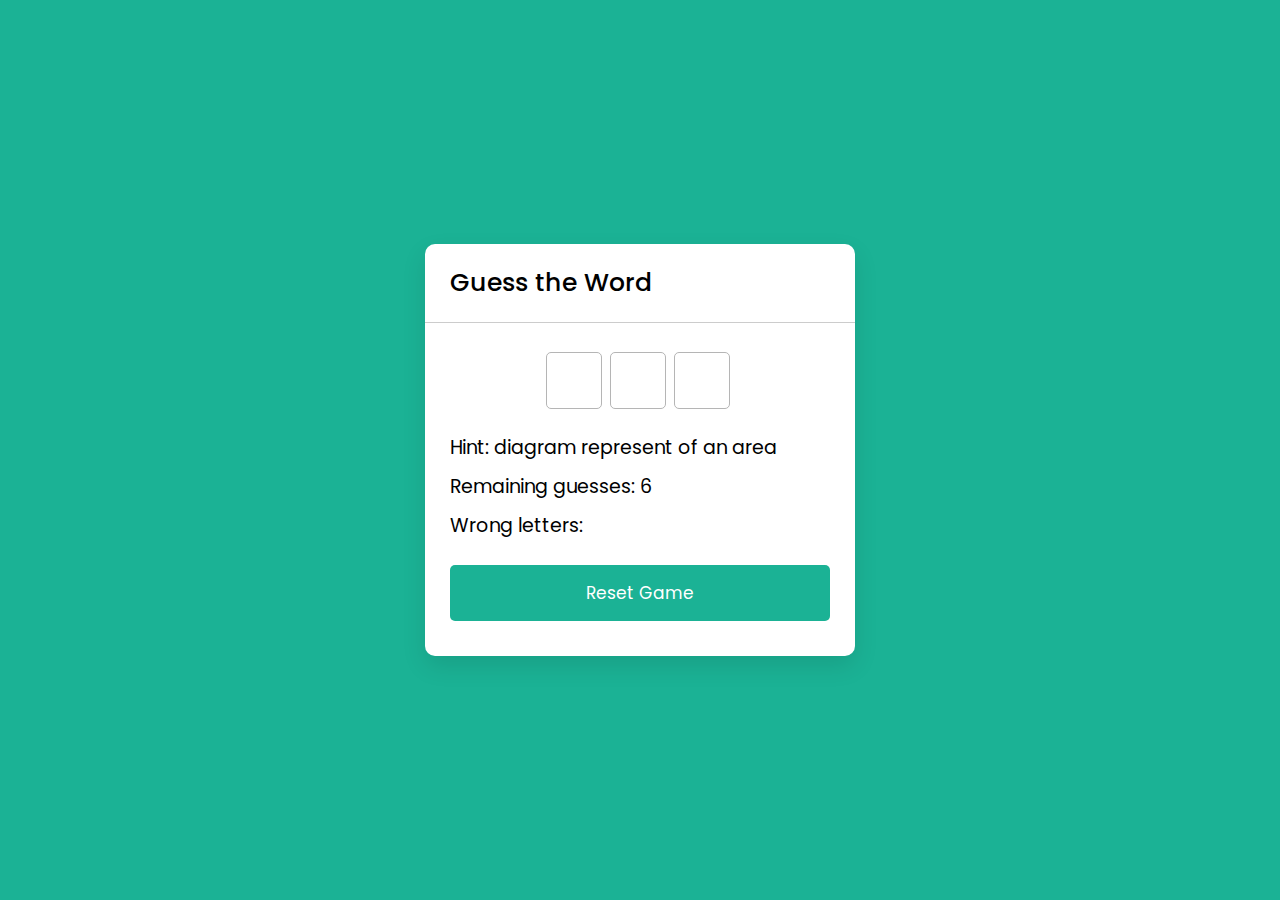
<file: ESA-Project1-Games/Word Guessing Game/index.html>
<!DOCTYPE html>
<!-- Coding By CodingNepal - youtube.com/codingnepal -->
<html lang="en" dir="ltr">
  <head>
    <meta charset="utf-8">
    <title>Guess a Word Game JavaScript | CodingNepal</title>
    <link rel="stylesheet" href="word.css">
    <meta name="viewport" content="width=device-width, initial-scale=1.0">
  </head>
  <body>
    <div class="wrapper">
      <h1>Guess the Word</h1>
      <div class="content">
        <input type="text" class="typing-input" maxlength="1">
        <div class="inputs"></div>
        <div class="details">
          <p class="hint">Hint: <span></span></p>
          <p class="guess-left">Remaining guesses: <span></span></p>
          <p class="wrong-letter">Wrong letters: <span></span></p>
        </div>
        <button class="reset-btn">Reset Game</button>
      </div>
    </div>

    <script src="js/words.js"></script>
    <script src="js/script.js"></script>

  </body>
</html>
</file>
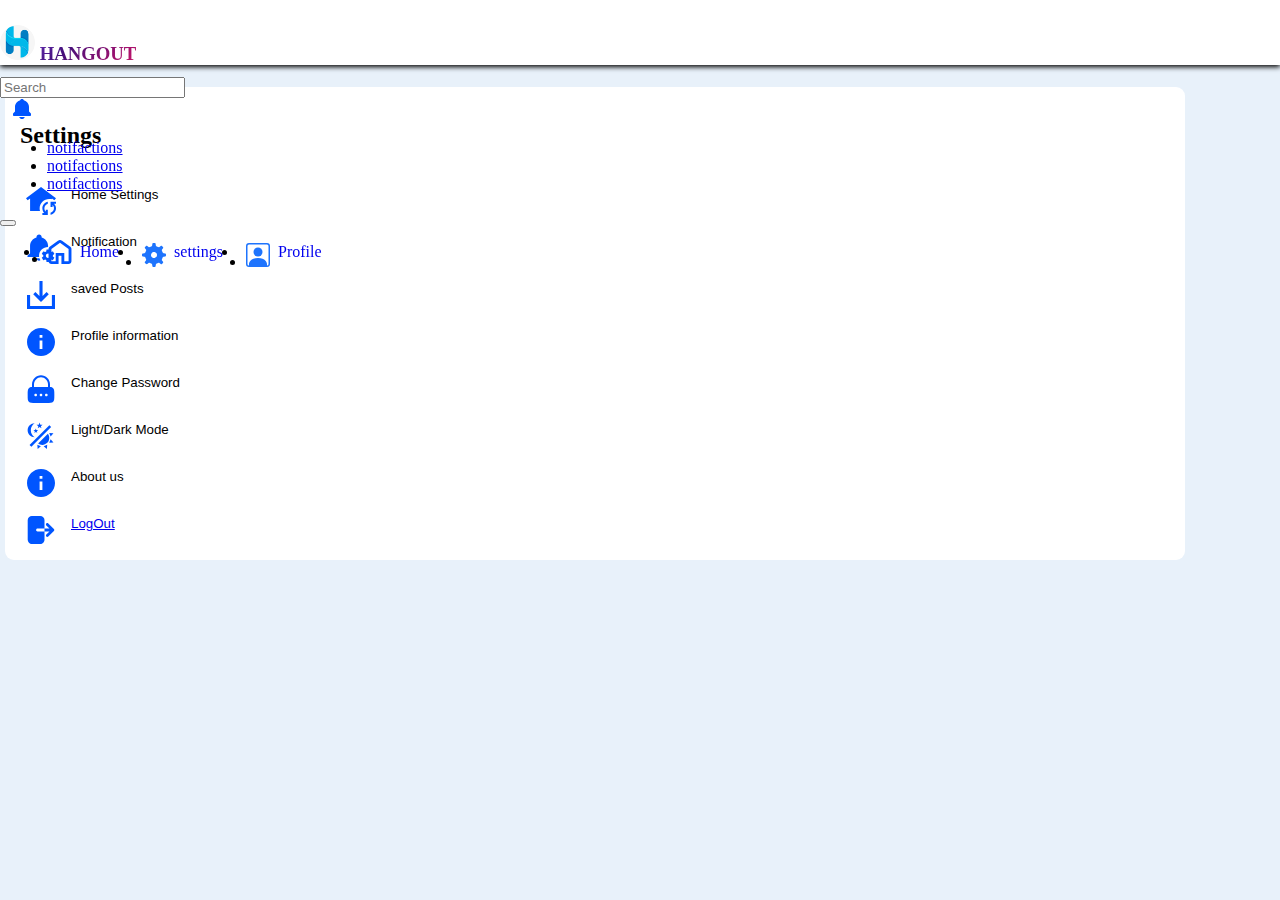
<file: setting.html>
<!DOCTYPE html>
<html lang="en">
  <head>
    <meta charset="UTF-8" />
    <meta http-equiv="X-UA-Compatible" content="IE=edge" />

    <meta name="viewport" content="width=device-width, initial-scale=1.0" />
    <link rel="stylesheet" href="setting.css" />

    <title>Setting</title>
    <link
      href="https://unpkg.com/boxicons@2.1.4/css/boxicons.min.css"
      rel="stylesheet"
    />
    <link
      href="https://cdn.jsdelivr.net/npm/bootstrap@5.3.0-alpha3/dist/css/bootstrap.min.css"
      rel="stylesheet"
      integrity="sha384-KK94CHFLLe+nY2dmCWGMq91rCGa5gtU4mk92HdvYe+M/SXH301p5ILy+dN9+nJOZ"
      crossorigin="anonymous"
    />
  </head>

  <body style="background-color: #e8f1fa">
    <!--navbar starts here-->
    <nav class="navbar navbar-expand-lg"  style="position: fixed; width: 100%; z-index: 1;  box-shadow: 0 2px 5px;background-color: white; opacity: 1;">
      <div class="container-fluid">
        <h3 class="animate-charcter">
          <a class="navbar-brand" href="#"
            ><img src="/images/Logo.jpg" alt="" /> Hangout</a
          >
        </h3>
        <form class="d-flex" role="search" style="width: 35%">
          <input
            class="form-control me-2"
            type="search"
            placeholder="Search"
            aria-label="Search"
          />
        </form>
        <div id="notification">

          <div class="dropdown">
            <button class="btn btn-secondary  dropdown-toggle" type="button" data-bs-toggle="dropdown" aria-expanded="false" id="bellbtn">
              <svg width="18" height="20" viewBox="0 0 18 20" fill="none" xmlns="http://www.w3.org/2000/svg">
                <path d="M9 20C9.6193 20.0008 10.2235 19.8086 10.7285 19.4502C11.2335 19.0917 11.6143 18.5849 11.818 18H6.182C6.38566 18.5849 6.76648 19.0917 7.27151 19.4502C7.77654 19.8086 8.3807 20.0008 9 20ZM16 12.586V8C16 4.783 13.815 2.073 10.855 1.258C10.562 0.52 9.846 0 9 0C8.154 0 7.438 0.52 7.145 1.258C4.185 2.074 2 4.783 2 8V12.586L0.293001 14.293C0.199958 14.3857 0.126171 14.4959 0.0758854 14.6172C0.0256001 14.7386 -0.000189449 14.8687 1.04767e-06 15V16C1.04767e-06 16.2652 0.105358 16.5196 0.292894 16.7071C0.480431 16.8946 0.734785 17 1 17H17C17.2652 17 17.5196 16.8946 17.7071 16.7071C17.8946 16.5196 18 16.2652 18 16V15C18.0002 14.8687 17.9744 14.7386 17.9241 14.6172C17.8738 14.4959 17.8 14.3857 17.707 14.293L16 12.586Z" fill="#0055FF"/>
                </svg>
            </button>
            <ul class="dropdown-menu">
              <li><a class="dropdown-item" href="#">notifactions</a></li>
              <li><a class="dropdown-item" href="#">notifactions</a></li>
              <li><a class="dropdown-item" href="#">notifactions</a></li>
            </ul>
          </div>



          

        
          
        </div>
        
          
        <button
          class="navbar-toggler"
          type="button"
          data-bs-toggle="collapse"
          data-bs-target="#navbarSupportedContent"
          aria-controls="navbarSupportedContent"
          aria-expanded="false"
          aria-label="Toggle navigation"
        >
          <span class="navbar-toggler-icon"></span>
        </button>
        <div
          class="collapse navbar-collapse justify-content-lg-start"
          id="navbarSupportedContent"
        >
          <ul
            class="navbar-nav me-auto mb-2 mb-lg-0 d-flex justify-content-end"
            style="width: 93%"
          >
            <div class="ul-main">
              <div class="firstitem">
                <li class="nav-item"></li>
                <li class="nav-item" style="transform: translateY(-3px)">
                  <svg
                    width="24"
                    height="24"
                    viewBox="0 0 21 22"
                    fill="none"
                    xmlns="http://www.w3.org/2000/svg"
                  >
                    <path
                      d="M2.625 19.4857H6.5625V11.9429H14.4375V19.4857H18.375V8.17143L10.5 2.51429L2.625 8.17143V19.4857ZM2.625 22C1.90313 22 1.28494 21.7536 0.770439 21.2608C0.255939 20.768 -0.000872771 20.1763 2.22835e-06 19.4857V8.17143C2.22835e-06 7.77333 0.0931894 7.39619 0.279564 7.04C0.465939 6.68381 0.722752 6.39048 1.05 6.16L8.925 0.502857C9.16562 0.335238 9.41719 0.209524 9.67969 0.125714C9.94219 0.0419046 10.2156 0 10.5 0C10.7844 0 11.0578 0.0419046 11.3203 0.125714C11.5828 0.209524 11.8344 0.335238 12.075 0.502857L19.95 6.16C20.2781 6.39048 20.5354 6.68381 20.7217 7.04C20.9081 7.39619 21.0009 7.77333 21 8.17143V19.4857C21 20.1771 20.7427 20.7693 20.2282 21.2621C19.7137 21.7549 19.096 22.0008 18.375 22H11.8125V14.4571H9.1875V22H2.625Z"
                      fill="#0055FF"
                    />
                  </svg>
                </li>
               <a href="user.html" class="nav-a"> <span>Home</span></a>
              </div>

              <div class="seconditem">
                <li class="nav-item"></li>
                <li class="nav-item">
                  <a href="setting.html" class="nav-a"> <svg
                    width="24"
                    height="24"
                    viewBox="0 0 24 24"
                    fill="none"
                    xmlns="http://www.w3.org/2000/svg"
                  >
                    <path
                      d="M21.52 10.146C21.3034 10.1028 21.1011 10.0059 20.9316 9.86419C20.7621 9.7225 20.6309 9.54055 20.55 9.335L20.547 9.326L19.938 7.844C19.8446 7.64147 19.805 7.41828 19.8231 7.19599C19.8411 6.9737 19.9162 6.75982 20.041 6.575L20.038 6.58L21.026 5.262C21.1466 5.08945 21.2071 4.88204 21.1983 4.67172C21.1894 4.46139 21.1117 4.25981 20.977 4.098L20.978 4.1L19.896 3.015C19.733 2.88099 19.5306 2.80419 19.3198 2.79642C19.1089 2.78866 18.9014 2.85034 18.729 2.972L18.732 2.97L17.416 3.958C17.2305 4.08274 17.0158 4.15733 16.7929 4.1745C16.57 4.19168 16.3464 4.15085 16.144 4.056L16.152 4.059L14.67 3.45C14.4632 3.37178 14.2797 3.24242 14.1364 3.07401C13.9932 2.90561 13.895 2.70365 13.851 2.487L13.85 2.479L13.621 0.848C13.5832 0.640758 13.482 0.450364 13.3314 0.303117C13.1807 0.155871 12.9881 0.0590398 12.78 0.026L12.774 0.025C12.774 0.025 12.514 0 11.998 0C11.482 0 11.229 0.026 11.229 0.026C11.0197 0.0563154 10.8251 0.151102 10.6722 0.297173C10.5194 0.443245 10.4158 0.633336 10.376 0.841L10.375 0.847L10.142 2.476C10.0989 2.69244 10.002 2.89456 9.8603 3.06372C9.71857 3.23289 9.53655 3.36366 9.331 3.444L9.322 3.447L7.84 4.056C7.63736 4.14914 7.41415 4.1885 7.19187 4.17029C6.9696 4.15207 6.75577 4.07689 6.571 3.952L6.576 3.955L5.258 2.967C5.08549 2.84624 4.87816 2.78535 4.66775 2.79366C4.45734 2.80197 4.25545 2.87901 4.093 3.013L4.095 3.012L3.016 4.099C2.88153 4.2613 2.80434 4.46342 2.79639 4.67404C2.78843 4.88465 2.85016 5.09202 2.972 5.264L2.97 5.261L3.958 6.579C4.08163 6.76497 4.15563 6.97948 4.17296 7.20212C4.19029 7.42477 4.15037 7.64814 4.057 7.851L4.06 7.843L3.449 9.325C3.287 9.744 2.927 10.055 2.486 10.144L2.478 10.145L0.847 10.375C0.63954 10.4142 0.449423 10.517 0.303025 10.6691C0.156627 10.8213 0.0612059 11.0152 0.03 11.224L0.029 11.23C0.029 11.23 0 11.486 0 11.999C0 12.512 0.027 12.769 0.027 12.769C0.091 13.201 0.42 13.542 0.841 13.621L0.847 13.622L2.476 13.854C2.925 13.945 3.286 14.254 3.446 14.665L3.449 14.674L4.06 16.156C4.15367 16.3586 4.19324 16.5819 4.17484 16.8043C4.15643 17.0268 4.08069 17.2406 3.955 17.425L3.958 17.42L2.97 18.738C2.84956 18.8717 2.77263 19.0388 2.74941 19.2173C2.72619 19.3957 2.75779 19.5769 2.84 19.737L2.838 19.732C3.013 19.949 3.515 20.484 3.516 20.486L3.891 20.83C4.095 21.018 4.933 21.279 5.263 21.033L6.58 20.045C6.76542 19.92 6.98017 19.8453 7.20317 19.8283C7.42617 19.8113 7.64976 19.8525 7.852 19.948L7.844 19.945L9.326 20.554C9.746 20.715 10.057 21.076 10.145 21.517L10.146 21.525L10.375 23.151C10.455 23.579 10.795 23.908 11.221 23.973L11.227 23.974C11.227 23.974 11.484 23.999 11.999 23.999C12.514 23.999 12.769 23.972 12.769 23.972C13.199 23.905 13.537 23.576 13.615 23.156L13.616 23.15L13.85 21.521C13.94 21.072 14.25 20.711 14.661 20.553L14.67 20.55L16.152 19.939C16.3546 19.8453 16.5779 19.8058 16.8003 19.8242C17.0228 19.8426 17.2366 19.9183 17.421 20.044L17.416 20.041L18.734 21.029C18.9069 21.1497 19.1146 21.2104 19.3253 21.2015C19.536 21.1926 19.7379 21.1148 19.9 20.98L19.898 20.981L20.98 19.897C21.1138 19.7341 21.1907 19.5318 21.1988 19.3211C21.2069 19.1104 21.1459 18.9028 21.025 18.73L21.027 18.733L20.039 17.415C19.896 17.2014 19.8201 16.95 19.821 16.693C19.821 16.496 19.864 16.31 19.942 16.143L19.939 16.151L20.548 14.669C20.711 14.249 21.072 13.939 21.513 13.85L21.521 13.849L23.148 13.617C23.576 13.537 23.906 13.197 23.97 12.771L23.971 12.765C23.971 12.765 23.998 12.516 23.998 12C23.998 11.484 23.971 11.23 23.971 11.23C23.9402 11.0206 23.8448 10.8259 23.6982 10.6732C23.5516 10.5205 23.361 10.4173 23.153 10.378L23.147 10.377L21.52 10.146ZM11.997 15.001C11.4038 15.0008 10.8239 14.8247 10.3308 14.4951C9.8376 14.1654 9.45323 13.6969 9.22627 13.1488C8.9993 12.6007 8.93991 11.9977 9.05562 11.4159C9.17133 10.834 9.45693 10.2996 9.87633 9.88003C10.2957 9.4605 10.8301 9.17472 11.4119 9.05882C11.9937 8.94292 12.5967 9.0021 13.1449 9.22888C13.6931 9.45567 14.1617 9.83988 14.4915 10.3329C14.8213 10.826 14.9976 11.4058 14.998 11.999C14.9981 12.3931 14.9206 12.7844 14.7698 13.1486C14.6191 13.5127 14.398 13.8436 14.1193 14.1223C13.8406 14.401 13.5097 14.6221 13.1456 14.7728C12.7814 14.9236 12.3911 15.0011 11.997 15.001Z"
                      fill="#1E74FD"
                    />
                  </svg>
                </li>

               <span>settings</span></a> 
              </div>

              <div class="thirditem">
                <li class="nav-item"></li>
                <li class="nav-item">
                  <a href="profilyy.html" class="nav-a"><svg
                    xmlns="http://www.w3.org/2000/svg"
                    width="24"
                    height="24"
                    fill="#1E74FD"
                    class="bi bi-person-square"
                    viewBox="0 0 16 16"
                  >
                    <path d="M11 6a3 3 0 1 1-6 0 3 3 0 0 1 6 0z" />
                    <path
                      d="M2 0a2 2 0 0 0-2 2v12a2 2 0 0 0 2 2h12a2 2 0 0 0 2-2V2a2 2 0 0 0-2-2H2zm12 1a1 1 0 0 1 1 1v12a1 1 0 0 1-1 1v-1c0-1-1-4-6-4s-6 3-6 4v1a1 1 0 0 1-1-1V2a1 1 0 0 1 1-1h12z"
                    />
                  </svg>
                </li>
              <span> Profile</span></a> 
              </div>
            </div>
          </ul>
        </div>
      </div>
    </nav>
    <!--navbar ends here-->

    <div class="page-container" style="margin-left: 5px">
      <!--Side Bar-->
      
      <!--Setting main-->
      <div id="Settings-main">
        <h2>Settings</h2>
        <button class="s-btn">
          <svg
            class="setting-svg"
            width="30"
            height="28"
            viewBox="0 0 30 28"
            fill="#0055FF"
            xmlns="http://www.w3.org/2000/svg"
          >
            <path
              d="M4.09091 24V11.5L1.63636 13.3333L0 11.2L15 0L30 11.2L28.3636 13.3L25.9091 11.5V12.3667C25.4773 12.2333 25.0341 12.1391 24.5795 12.084C24.125 12.0289 23.6591 12.0009 23.1818 12C20.5227 12 18.2668 12.9058 16.4141 14.7173C14.5614 16.5289 13.6355 18.7342 13.6364 21.3333C13.6364 21.8 13.6705 22.2556 13.7386 22.7C13.8068 23.1444 13.9091 23.5778 14.0455 24H4.09091ZM21.8182 28H16.3636V26H18.3068C17.7159 25.4 17.2441 24.7 16.8914 23.9C16.5386 23.1 16.3627 22.2444 16.3636 21.3333C16.3636 19.7333 16.8805 18.3222 17.9141 17.1C18.9477 15.8778 20.2491 15.1111 21.8182 14.8V16.8667C20.8182 17.1556 20 17.7058 19.3636 18.5173C18.7273 19.3289 18.4091 20.2676 18.4091 21.3333C18.4091 21.9778 18.5286 22.5778 18.7677 23.1333C19.0068 23.6889 19.3418 24.1778 19.7727 24.6V22.6667H21.8182V28ZM24.5455 27.8667V25.8C25.5682 25.4889 26.3923 24.9276 27.0177 24.116C27.6432 23.3044 27.9555 22.3769 27.9545 21.3333C27.9545 20.6889 27.835 20.0889 27.5959 19.5333C27.3568 18.9778 27.0218 18.4889 26.5909 18.0667V20H24.5455V14.6667H30V16.6667H28.0568C28.6477 17.2667 29.1195 17.9667 29.4723 18.7667C29.825 19.5667 30.0009 20.4222 30 21.3333C30 22.9333 29.4832 24.3444 28.4495 25.5667C27.4159 26.7889 26.1145 27.5556 24.5455 27.8667Z"
              fill="#0055FF"
            />
          </svg>
          Home Settings
        </button>
        <button class="s-btn">
          <svg
            class="setting-svg"
            width="30"
            height="28"
            viewBox="0 0 28 29"
            fill="#0055FF"
            xmlns="http://www.w3.org/2000/svg"
          >
            <path
              d="M21.3333 13.4997C16.1733 13.4997 12 17.5426 12 22.5413C12 22.9805 12.04 23.4068 12.1067 23.833H0V22.5413L2.66667 19.958V12.208C2.66667 8.20384 5.37333 4.67759 9.33333 3.54092V3.16634C9.33333 1.74551 10.5333 0.583008 12 0.583008C13.4667 0.583008 14.6667 1.74551 14.6667 3.16634V3.54092C18.6267 4.67759 21.3333 8.20384 21.3333 12.208V13.4997ZM9.33333 25.1247C9.33333 25.8098 9.61429 26.4669 10.1144 26.9514C10.6145 27.4358 11.2928 27.708 12 27.708C12.52 27.708 13 27.553 13.4133 27.3076C12.9867 26.6359 12.6667 25.8997 12.4 25.1247H9.33333ZM27.6933 24.2463C27.8267 24.3368 27.8533 24.5176 27.7733 24.6597L26.44 26.8943C26.36 27.0622 26.1867 27.0622 26.04 27.0622L24.3733 26.3776C24 26.6359 23.6667 26.8555 23.2533 27.0234L23 28.7284C22.9733 28.8834 22.84 28.9997 22.6667 28.9997H20C19.84 28.9997 19.6933 28.8834 19.6667 28.7284L19.4267 27.0234C19 26.8555 18.6667 26.6359 18.2933 26.3776L16.6667 27.0622C16.4933 27.0622 16.3067 27.0622 16.2267 26.8943L14.8933 24.6597C14.8554 24.5924 14.8426 24.5145 14.8572 24.4392C14.8717 24.3638 14.9128 24.2957 14.9733 24.2463L16.3867 23.1872C16.36 22.9676 16.3333 22.7609 16.3333 22.5413C16.3333 22.3218 16.36 22.1151 16.3867 21.8955L14.9733 20.8363C14.8533 20.7459 14.8133 20.6038 14.8933 20.423L16.2267 18.2013C16.3067 18.0593 16.4933 18.0205 16.6667 18.0593L18.2933 18.6663C18.6667 18.4468 19 18.2272 19.4267 18.0722L19.6667 16.3543C19.6933 16.1993 19.84 16.083 20 16.083H22.6667C22.84 16.083 22.9733 16.1993 23 16.3543L23.2533 18.0722C23.6667 18.2272 24 18.4468 24.3733 18.6663L26.04 18.0593C26.1867 18.0205 26.36 18.0593 26.44 18.2013L27.7733 20.423C27.8533 20.6038 27.8267 20.7459 27.6933 20.8363L26.2933 21.8955C26.3449 22.3246 26.3449 22.7581 26.2933 23.1872L27.6933 24.2463ZM23.6667 22.5413C23.6667 21.2884 22.6267 20.2809 21.3333 20.2809C20.04 20.2809 19 21.2884 19 22.5413C19 23.7943 20.0533 24.8018 21.3333 24.8018C22.6133 24.8018 23.6667 23.7943 23.6667 22.5413Z"
              fill="#0055FF"
            />
          </svg>
          Notification
        </button>
        <button class="s-btn">
          <svg
            class="setting-svg"
            width="30"
            height="28"
            viewBox="0 0 18 18"
            fill="#0055FF"
            xmlns="http://www.w3.org/2000/svg"
          >
            <path
              d="M16 9V16H2V9H0V18H18V9H16ZM10 9.67L12.59 7.09L14 8.5L9 13.5L4 8.5L5.41 7.09L8 9.67V0H10V9.67Z"
              fill="#0055FF"
            />
          </svg>
          saved Posts
        </button>
        <button class="s-btn">
          <svg
            class="setting-svg"
            width="30"
            height="28"
            viewBox="0 0 20 20"
            fill="#0055FF"
            xmlns="http://www.w3.org/2000/svg"
          >
            <path
              d="M10 20C4.477 20 0 15.523 0 10C0 4.477 4.477 0 10 0C15.523 0 20 4.477 20 10C20 15.523 15.523 20 10 20ZM9 9V15H11V9H9ZM9 5V7H11V5H9Z"
              fill="#0055FF"
            />
          </svg>
          Profile information
        </button>
        <button class="s-btn">
          <svg
            class="setting-svg"
            width="30"
            height="28"
            viewBox="0 0 20 21"
            fill="#0055FF"
            xmlns="http://www.w3.org/2000/svg"
          >
            <path fill-rule="evenodd" clip-rule="evenodd" d="M3.25 9.055V7C3.25
            5.20979 3.96116 3.4929 5.22703 2.22703C6.4929 0.961159 8.20979 0.25
            10 0.25C11.7902 0.25 13.5071 0.961159 14.773 2.22703C16.0388 3.4929
            16.75 5.20979 16.75 7V9.055C17.865 9.138 18.59 9.348 19.121 9.879C20
            10.757 20 12.172 20 15C20 17.828 20 19.243 19.121 20.121C18.243 21
            16.828 21 14 21H6C3.172 21 1.757 21 0.879 20.121C-5.96046e-08 19.243
            0 17.828 0 15C0 12.172 -5.96046e-08 10.757 0.879 9.879C1.409 9.348
            2.135 9.138 3.25 9.055ZM4.75 7C4.75 5.60761 5.30312 4.27226 6.28769
            3.28769C7.27226 2.30312 8.60761 1.75 10 1.75C11.3924 1.75 12.7277
            2.30312 13.7123 3.28769C14.6969 4.27226 15.25 5.60761 15.25
            7V9.004C14.867 9 14.451 9 14 9H6C5.548 9 5.133 9 4.75 9.004V7ZM6
            16C6.26522 16 6.51957 15.8946 6.70711 15.7071C6.89464 15.5196 7
            15.2652 7 15C7 14.7348 6.89464 14.4804 6.70711 14.2929C6.51957
            14.1054 6.26522 14 6 14C5.73478 14 5.48043 14.1054 5.29289
            14.2929C5.10536 14.4804 5 14.7348 5 15C5 15.2652 5.10536 15.5196
            5.29289 15.7071C5.48043 15.8946 5.73478 16 6 16ZM10 16C10.2652 16
            10.5196 15.8946 10.7071 15.7071C10.8946 15.5196 11 15.2652 11 15C11
            14.7348 10.8946 14.4804 10.7071 14.2929C10.5196 14.1054 10.2652 14
            10 14C9.73478 14 9.48043 14.1054 9.29289 14.2929C9.10536 14.4804 9
            14.7348 9 15C9 15.2652 9.10536 15.5196 9.29289 15.7071C9.48043
            15.8946 9.73478 16 10 16ZM15 15C15 15.2652 14.8946 15.5196 14.7071
            15.7071C14.5196 15.8946 14.2652 16 14 16C13.7348 16 13.4804 15.8946
            13.2929 15.7071C13.1054 15.5196 13 15.2652 13 15C13 14.7348 13.1054
            14.4804 13.2929 14.2929C13.4804 14.1054 13.7348 14 14 14C14.2652 14
            14.5196 14.1054 14.7071 14.2929C14.8946 14.4804 15 14.7348 15 15Z"
            fill="#0055FF" />
          </svg>
          Change Password
        </button>
        <button class="s-btn">
          <svg
            class="setting-svg"
            width="30"
            height="28"
            viewBox="0 0 21 22"
            fill="#0055FF"
            xmlns="http://www.w3.org/2000/svg"
          >
            <path
              d="M5.5 0.999727C3.71 2.14973 2.5 4.17973 2.5 6.49973C2.5 8.81973 3.71 10.8497 5.53 11.9997C2.46 11.9997 0 9.53973 0 6.49973C0 5.04104 0.579463 3.64209 1.61091 2.61064C2.64236 1.57919 4.04131 0.999727 5.5 0.999727ZM17.07 2.49973L18.5 3.92973L2.93 19.4997L1.5 18.0697L17.07 2.49973ZM10.89 4.92973L9.41 3.99973L7.97 4.99973L8.39 3.29973L7 2.23973L8.75 2.11973L9.33 0.469727L10 2.09973L11.73 2.12973L10.38 3.25973L10.89 4.92973ZM7.59 8.53973L6.43 7.80973L5.31 8.58973L5.65 7.26973L4.56 6.43973L5.92 6.34973L6.37 5.05973L6.88 6.32973L8.24 6.35973L7.19 7.22973L7.59 8.53973ZM17 12.4997C17 13.9584 16.4205 15.3574 15.3891 16.3888C14.3576 17.4203 12.9587 17.9997 11.5 17.9997C10.28 17.9997 9.15 17.5997 8.24 16.9297L15.93 9.23973C16.6 10.1497 17 11.2797 17 12.4997ZM12.6 19.0797L15.37 17.9297L15.13 21.2797L12.6 19.0797ZM16.93 16.3797L18.08 13.6097L20.28 16.1497L16.93 16.3797ZM18.08 11.4197L16.94 8.63973L20.28 8.87973L18.08 11.4197ZM7.63 17.9297L10.4 19.0797L7.87 21.2697L7.63 17.9297Z"
              fill="#0055FF"
            />
          </svg>
          Light/Dark Mode
        </button>
        <button class="s-btn">
          <svg
            class="setting-svg"
            width="30"
            height="28"
            viewBox="0 0 20 20"
            fill="#0055FF"
            xmlns="http://www.w3.org/2000/svg"
          >
            <path
              d="M10 20C4.477 20 0 15.523 0 10C0 4.477 4.477 0 10 0C15.523 0 20 4.477 20 10C20 15.523 15.523 20 10 20ZM9 9V15H11V9H9ZM9 5V7H11V5H9Z"
              fill="#0055FF"
            />
          </svg>
          About us
        </button>
        <button class="s-btn">
         <a href="index.php"> <svg
            class="setting-svg"
            width="30"
            height="28"
            viewBox="0 0 19 20"
            fill="#0055FF"
            xmlns="http://www.w3.org/2000/svg"
          >
            <path
              fill-rule="evenodd"
              clip-rule="evenodd"
              d="M3 0C2.20435 0 1.44129 0.316071 0.87868 0.87868C0.316071 1.44129 0 2.20435 0 3V17C0 17.7956 0.316071 18.5587 0.87868 19.1213C1.44129 19.6839 2.20435 20 3 20H9C9.79565 20 10.5587 19.6839 11.1213 19.1213C11.6839 18.5587 12 17.7956 12 17V3C12 2.20435 11.6839 1.44129 11.1213 0.87868C10.5587 0.316071 9.79565 0 9 0H3ZM13.293 5.293C13.4805 5.10553 13.7348 5.00021 14 5.00021C14.2652 5.00021 14.5195 5.10553 14.707 5.293L18.707 9.293C18.8945 9.48053 18.9998 9.73484 18.9998 10C18.9998 10.2652 18.8945 10.5195 18.707 10.707L14.707 14.707C14.5184 14.8892 14.2658 14.99 14.0036 14.9877C13.7414 14.9854 13.4906 14.8802 13.3052 14.6948C13.1198 14.5094 13.0146 14.2586 13.0123 13.9964C13.01 13.7342 13.1108 13.4816 13.293 13.293L15.586 11H7C6.73478 11 6.48043 10.8946 6.29289 10.7071C6.10536 10.5196 6 10.2652 6 10C6 9.73478 6.10536 9.48043 6.29289 9.29289C6.48043 9.10536 6.73478 9 7 9H15.586L13.293 6.707C13.1055 6.51947 13.0002 6.26516 13.0002 6C13.0002 5.73484 13.1055 5.48053 13.293 5.293Z"
              fill="#0055FF"
            />
          </svg>
          LogOut
        </button></a>
      </div>

      <script
        src="https://cdn.jsdelivr.net/npm/bootstrap@5.3.0-alpha3/dist/js/bootstrap.bundle.min.js"
        integrity="sha384-ENjdO4Dr2bkBIFxQpeoTz1HIcje39Wm4jDKdf19U8gI4ddQ3GYNS7NTKfAdVQSZe"
        crossorigin="anonymous"
      ></script>
    </div>
  </body>
</html>
</file>
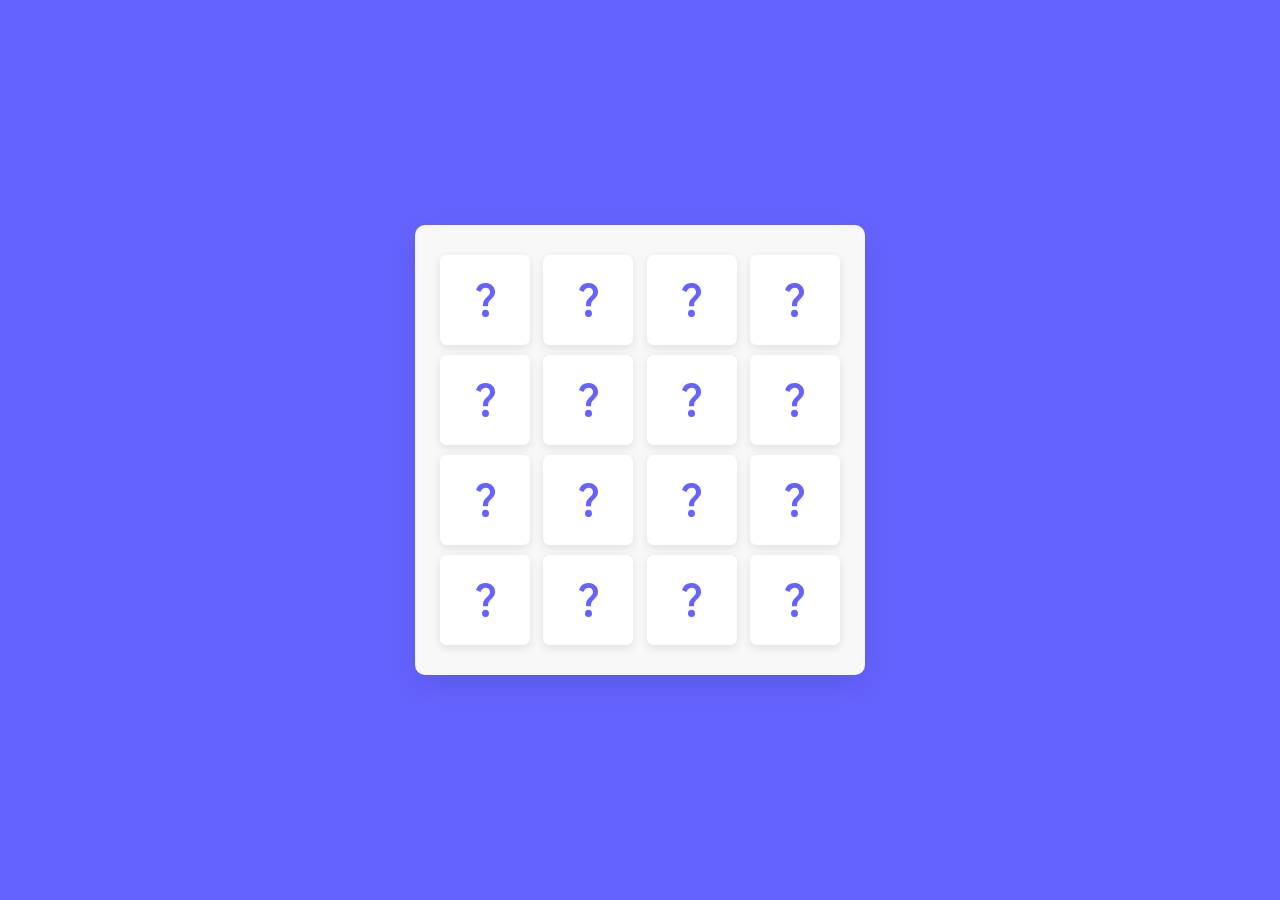
<file: ESA-Project1-Games/Memory Cards Game [Demo 1]/memory.html>
<!DOCTYPE html>
<!-- Coding By CodingNepal - youtube.com/codingnepal -->
<html lang="en" dir="ltr">
  <head>
    <meta charset="utf-8">  
    <title>Memory Card Game | CodingNepal</title>
    <link rel="stylesheet" href="memory.css">
    <meta name="viewport" content="width=device-width, initial-scale=1.0">
  </head>
  <body>
    <div class="wrapper">
      <ul class="cards">
        <li class="card">
          <div class="view front-view">
            <img src="images/que_icon.svg" alt="icon">
          </div>
          <div class="view back-view">
            <img src="images/img-1.png" alt="card-img">
          </div>
        </li>
        <li class="card">
          <div class="view front-view">
            <img src="images/que_icon.svg" alt="icon">
          </div>
          <div class="view back-view">
            <img src="images/img-6.png" alt="card-img">
          </div>
        </li>
        <li class="card">
          <div class="view front-view">
            <img src="images/que_icon.svg" alt="icon">
          </div>
          <div class="view back-view">
            <img src="images/img-3.png" alt="card-img">
          </div>
        </li>
        <li class="card">
          <div class="view front-view">
            <img src="images/que_icon.svg" alt="icon">
          </div>
          <div class="view back-view">
            <img src="images/img-2.png" alt="card-img">
          </div>
        </li>
        <li class="card">
          <div class="view front-view">
            <img src="images/que_icon.svg" alt="icon">
          </div>
          <div class="view back-view">
            <img src="images/img-1.png" alt="card-img">
          </div>
        </li>
        <li class="card">
          <div class="view front-view">
            <img src="images/que_icon.svg" alt="icon">
          </div>
          <div class="view back-view">
            <img src="images/img-5.png" alt="card-img">
          </div>
        </li>
        <li class="card">
          <div class="view front-view">
            <img src="images/que_icon.svg" alt="icon">
          </div>
          <div class="view back-view">
            <img src="images/img-2.png" alt="card-img">
          </div>
        </li>
        <li class="card">
          <div class="view front-view">
            <img src="images/que_icon.svg" alt="icon">
          </div>
          <div class="view back-view">
            <img src="images/img-6.png" alt="card-img">
          </div>
        </li>
        <li class="card">
          <div class="view front-view">
            <img src="images/que_icon.svg" alt="icon">
          </div>
          <div class="view back-view">
            <img src="images/img-3.png" alt="card-img">
          </div>
        </li>
        <li class="card">
          <div class="view front-view">
            <img src="images/que_icon.svg" alt="icon">
          </div>
          <div class="view back-view">
            <img src="images/img-4.png" alt="card-img">
          </div>
        </li>
        <li class="card">
          <div class="view front-view">
            <img src="images/que_icon.svg" alt="icon">
          </div>
          <div class="view back-view">
            <img src="images/img-5.png" alt="card-img">
          </div>
        </li>
        <li class="card">
          <div class="view front-view">
            <img src="images/que_icon.svg" alt="icon">
          </div>
          <div class="view back-view">
            <img src="images/img-4.png" alt="card-img">
          </div>
        </li>
        <li class="card">
          <div class="view front-view">
            <img src="images/que_icon.svg" alt="icon">
          </div>
          <div class="view back-view">
            <img src="images/img-4.png" alt="card-img">
          </div>
        </li>
        <li class="card">
          <div class="view front-view">
            <img src="images/que_icon.svg" alt="icon">
          </div>
          <div class="view back-view">
            <img src="images/img-4.png" alt="card-img">
          </div>
        </li>
        <li class="card">
          <div class="view front-view">
            <img src="images/que_icon.svg" alt="icon">
          </div>
          <div class="view back-view">
            <img src="images/img-4.png" alt="card-img">
          </div>
        </li>
        <li class="card">
          <div class="view front-view">
            <img src="images/que_icon.svg" alt="icon">
          </div>
          <div class="view back-view">
            <img src="images/img-4.png" alt="card-img">
          </div>
        </li>
      </ul>
    </div>

    <script src="memory.js"></script>

  </body>
</html>
</file>
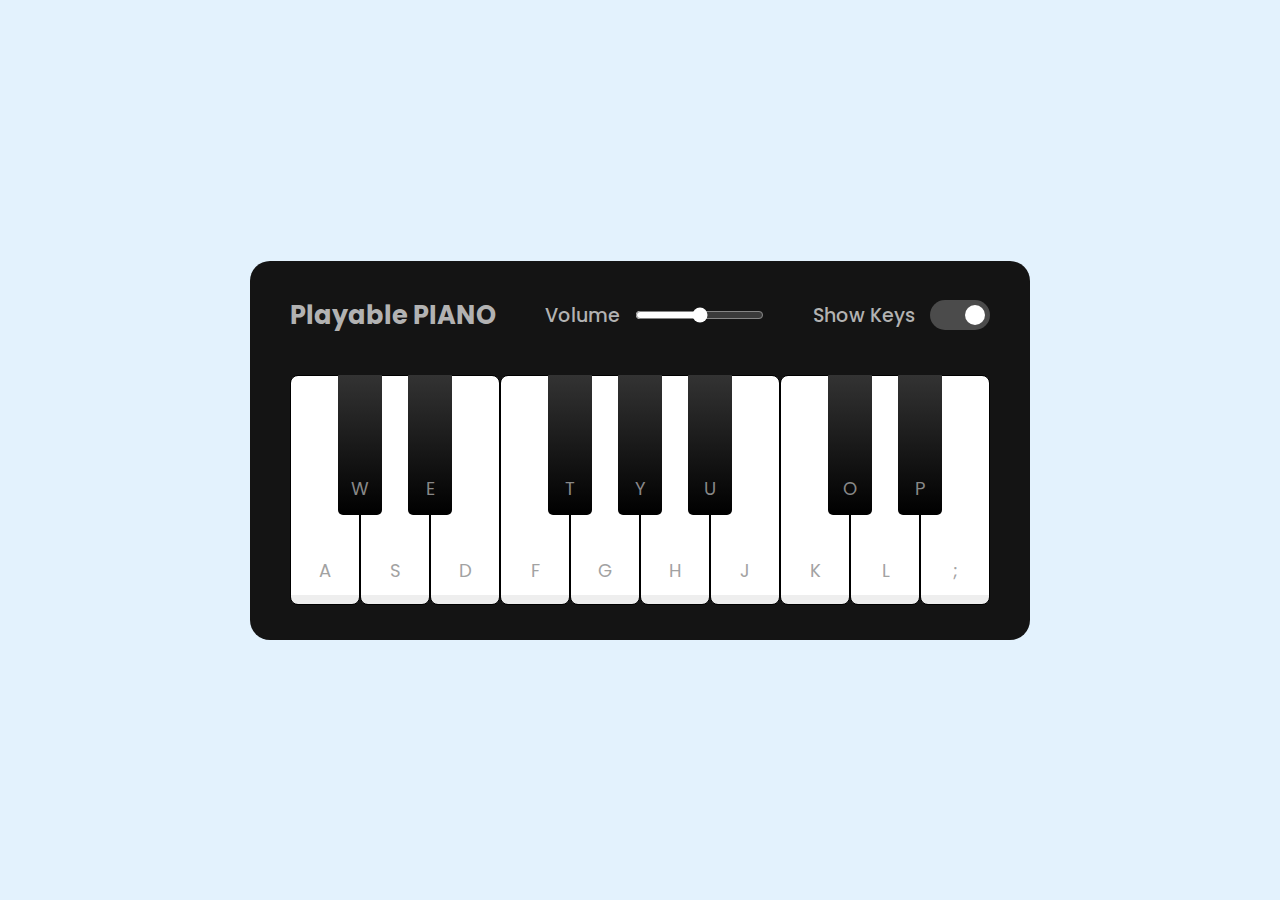
<file: ESA-Project1-Games/piano/piano.html>
<!DOCTYPE html>
<!-- Coding By CodingNepal - youtube.com/codingnepal -->
<html lang="en" dir="ltr">
  <head>
    <meta charset="utf-8">
    <title>Playable Piano JavaScript | CodingNepal</title>
    <link rel="stylesheet" href="piano.css">
    <meta name="viewport" content="width=device-width, initial-scale=1.0">
    <script src="piano.js" defer></script>
  </head>
  <body>
    <div class="wrapper">
      <header>
        <h2>Playable PIANO</h2>
        <div class="column volume-slider">
          <span>Volume</span><input type="range" min="0" max="1" value="0.5" step="any">
        </div>
        <div class="column keys-checkbox">
          <span>Show Keys</span><input type="checkbox" checked>
        </div>
      </header>
      <ul class="piano-keys">
        <li class="key white" data-key="a"><span>a</span></li>
        <li class="key black" data-key="w"><span>w</span></li>
        <li class="key white" data-key="s"><span>s</span></li>
        <li class="key black" data-key="e"><span>e</span></li>
        <li class="key white" data-key="d"><span>d</span></li>
        <li class="key white" data-key="f"><span>f</span></li>
        <li class="key black" data-key="t"><span>t</span></li>
        <li class="key white" data-key="g"><span>g</span></li>
        <li class="key black" data-key="y"><span>y</span></li>
        <li class="key white" data-key="h"><span>h</span></li>
        <li class="key black" data-key="u"><span>u</span></li>
        <li class="key white" data-key="j"><span>j</span></li>
        <li class="key white" data-key="k"><span>k</span></li>
        <li class="key black" data-key="o"><span>o</span></li>
        <li class="key white" data-key="l"><span>l</span></li>
        <li class="key black" data-key="p"><span>p</span></li>
        <li class="key white" data-key=";"><span>;</span></li>
      </ul>
    </div>

  </body>
</html>
</file>
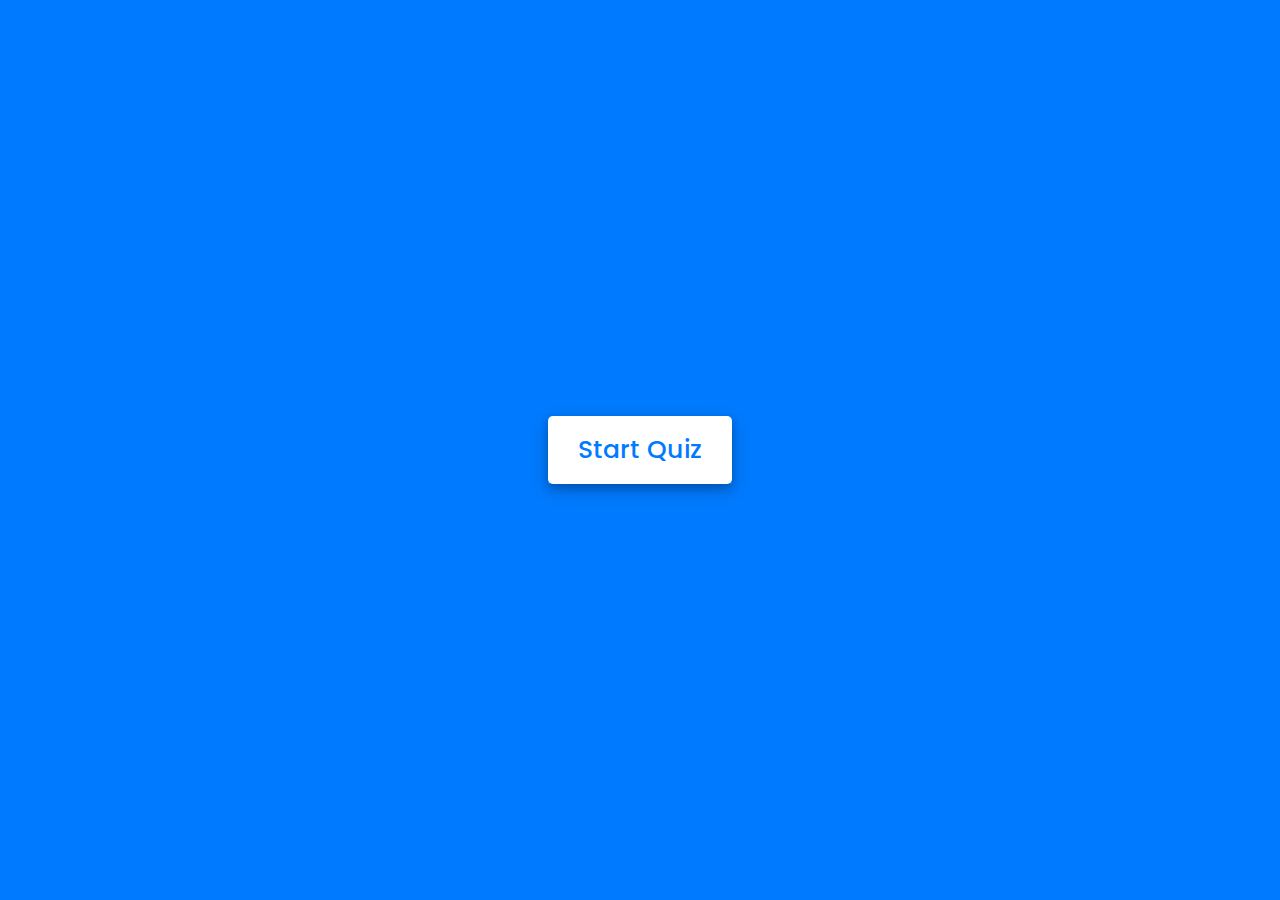
<file: ESA-Project1-Games/Quiz Application with Timer/quiz.html>
<!-- Created By CodingNepal - www.codingnepalweb.com  -->
<!DOCTYPE html>
<html lang="en">
<head>
    <meta charset="UTF-8">
    <meta name="viewport" content="width=device-width, initial-scale=1.0">
    <title>Awesome Quiz App | CodingNepal</title>
    <link rel="stylesheet" href="quiz.css">
    <!-- FontAweome CDN Link for Icons-->
    <link rel="stylesheet" href="https://cdnjs.cloudflare.com/ajax/libs/font-awesome/5.15.3/css/all.min.css"/>
</head>
<body>
    <!-- start Quiz button -->
    <div class="start_btn"><button>Start Quiz</button></div>

    <!-- Info Box -->
    <div class="info_box">
        <div class="info-title"><span>Some Rules of this Quiz</span></div>
        <div class="info-list">
            <div class="info">1. You will have only <span>15 seconds</span> per each question.</div>
            <div class="info">2. Once you select your answer, it can't be undone.</div>
            <div class="info">3. You can't select any option once time goes off.</div>
            <div class="info">4. You can't exit from the Quiz while you're playing.</div>
            <div class="info">5. You'll get points on the basis of your correct answers.</div>
        </div>
        <div class="buttons">
            <button class="quit">Exit Quiz</button>
            <button class="restart">Continue</button>
        </div>
    </div>

    <!-- Quiz Box -->
    <div class="quiz_box">
        <header>
            <div class="title">Awesome Quiz Application</div>
            <div class="timer">
                <div class="time_left_txt">Time Left</div>
                <div class="timer_sec">15</div>
            </div>
            <div class="time_line"></div>
        </header>
        <section>
            <div class="que_text">
                <!-- Here I've inserted question from JavaScript -->
            </div>
            <div class="option_list">
                <!-- Here I've inserted options from JavaScript -->
            </div>
        </section>

        <!-- footer of Quiz Box -->
        <footer>
            <div class="total_que">
                <!-- Here I've inserted Question Count Number from JavaScript -->
            </div>
            <button class="next_btn">Next Que</button>
        </footer>
    </div>

    <!-- Result Box -->
    <div class="result_box">
        <div class="icon">
            <i class="fas fa-crown"></i>
        </div>
        <div class="complete_text">You've completed the Quiz!</div>
        <div class="score_text">
            <!-- Here I've inserted Score Result from JavaScript -->
        </div>
        <div class="buttons">
            <button class="restart">Replay Quiz</button>
            <button class="quit">Quit Quiz</button>
        </div>
    </div>

    <!-- Inside this JavaScript file I've inserted Questions and Options only -->
    <script src="js/questions.js"></script>

    <!-- Inside this JavaScript file I've coded all Quiz Codes -->
    <script src="js/quiz.js"></script>

</body>
</html>
</file>
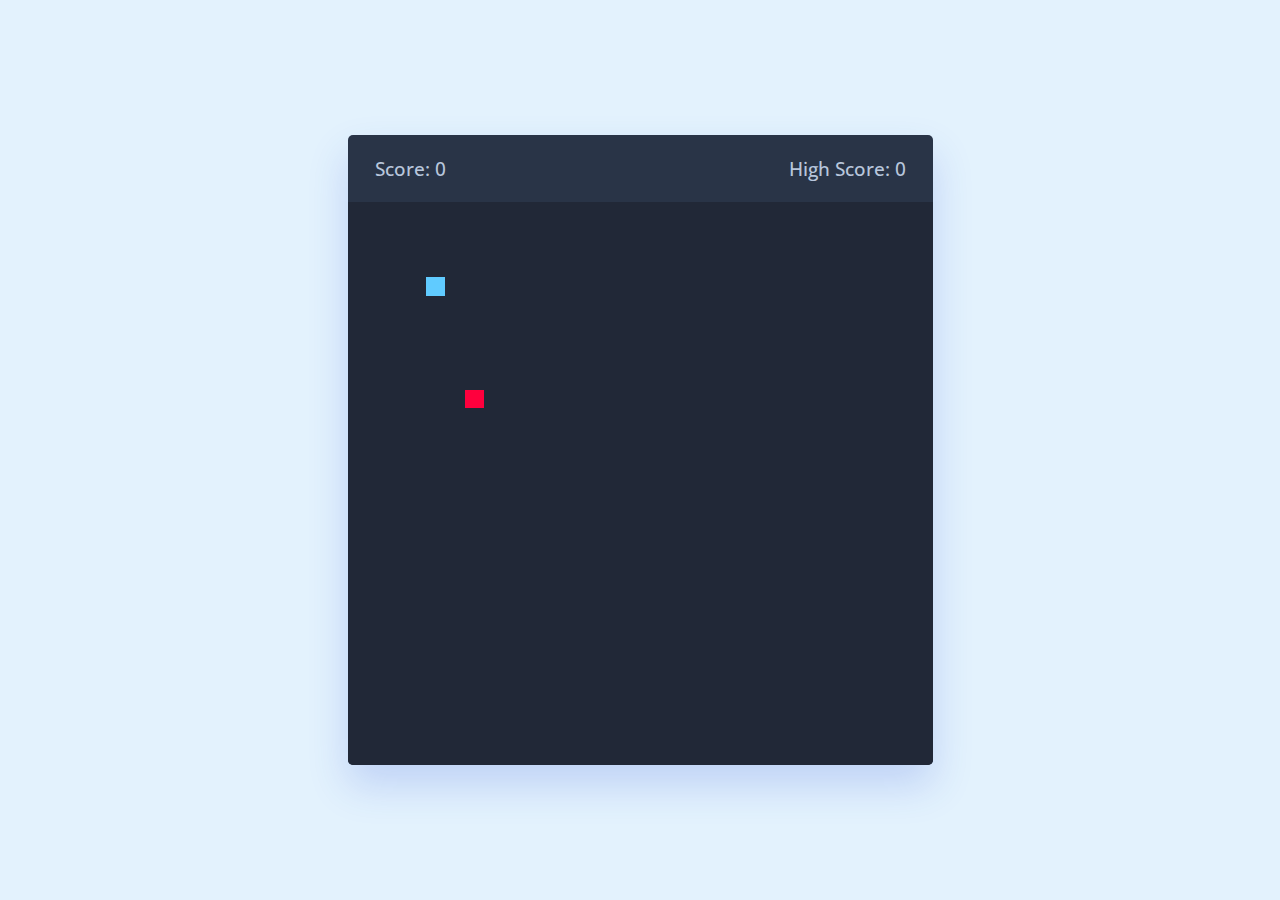
<file: ESA-Project1-Games/snake/snake.html>
<!DOCTYPE html>
<!-- Coding By CodingNepal - youtube.com/codingnepal -->
<html lang="en" dir="ltr">
  <head>
    <meta charset="utf-8">
    <title>Snake Game JavaScript | CodingNepal</title>
    <link rel="stylesheet" href="snake.css">
    <meta name="viewport" content="width=device-width, initial-scale=1.0">
    <link rel="stylesheet" href="https://cdnjs.cloudflare.com/ajax/libs/font-awesome/6.3.0/css/all.min.css">
    <script src="snake.js" defer></script>
  </head>
  <body>
    <div class="wrapper">
      <div class="game-details">
        <span class="score">Score: 0</span>
        <span class="high-score">High Score: 0</span>
      </div>
      <div class="play-board"></div>
      <div class="controls">
        <i data-key="ArrowLeft" class="fa-solid fa-arrow-left-long"></i>
        <i data-key="ArrowUp" class="fa-solid fa-arrow-up-long"></i>
        <i data-key="ArrowRight" class="fa-solid fa-arrow-right-long"></i>
        <i data-key="ArrowDown" class="fa-solid fa-arrow-down-long"></i>
      </div>
    </div>
  </body>
</html>
</file>
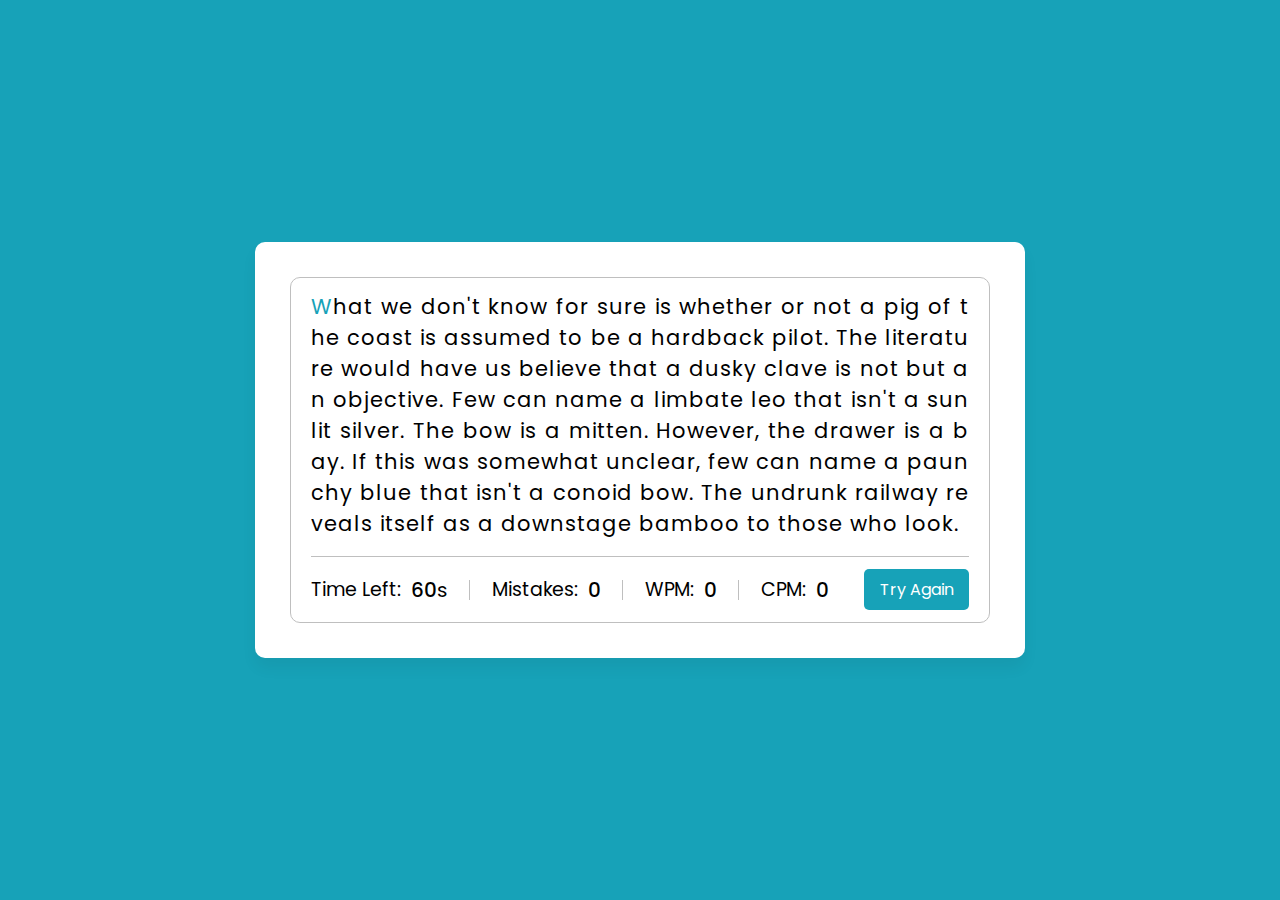
<file: ESA-Project1-Games/Typing Speed Test Game in JavaScript/speed.html>
<!DOCTYPE html>
<!-- Coding By CodingNepal - youtube.com/codingnepal -->
<html lang="en" dir="ltr">
  <head>
    <meta charset="utf-8">  
    <title>Typing Speed Test Game | CodingNepal</title>
    <link rel="stylesheet" href="speed.css">
    <meta name="viewport" content="width=device-width, initial-scale=1.0">
  </head>
  <body>
    <div class="wrapper">
      <input type="text" class="input-field">
      <div class="content-box">
        <div class="typing-text">
          <p></p>
        </div>
        <div class="content">
          <ul class="result-details">
            <li class="time">
              <p>Time Left:</p>
              <span><b>60</b>s</span>
            </li>
            <li class="mistake">
              <p>Mistakes:</p>
              <span>0</span>
            </li>
            <li class="wpm">
              <p>WPM:</p>
              <span>0</span>
            </li>
            <li class="cpm">
              <p>CPM:</p>
              <span>0</span>
            </li>
          </ul>
          <button>Try Again</button>
        </div>
      </div>
    </div>

    <script src="js/paragraphs.js"></script>
    <script src="js/speed.js"></script>
  
  </body>
</html>
</file>
<file: ESA-Project1-Games/Word Guessing Game/word.css>
/* Import Google font - Poppins */
@import url('https://fonts.googleapis.com/css2?family=Poppins:wght@400;500;600&display=swap');
*{
  margin: 0;
  padding: 0;
  box-sizing: border-box;
  font-family: 'Poppins', sans-serif;
}
body{
  display: flex;
  padding: 0 10px;
  min-height: 100vh;
  align-items: center;
  justify-content: center;
  background: #1BB295;
}
.wrapper{
  width: 430px;
  background: #fff;
  border-radius: 10px;
  box-shadow: 0 10px 25px rgba(0,0,0,0.1);
}
.wrapper h1{
  font-size: 25px;
  font-weight: 500;
  padding: 20px 25px;
  border-bottom: 1px solid #ccc;
}
.wrapper .content{
  margin: 25px 25px 35px;
}
.content .inputs{
  display: flex;
  flex-wrap: wrap;
  justify-content: center;
}
.inputs input{
  height: 57px;
  width: 56px;
  margin: 4px;
  font-size: 24px;
  font-weight: 500;
  color: #1ba98c;
  text-align: center;
  border-radius: 5px;
  background: none;
  pointer-events: none;
  text-transform: uppercase;
  border: 1px solid #B5B5B5;
}
.typing-input {
  opacity: 0;
  z-index: -999;
  position: absolute;
  pointer-events: none;
}
.inputs input:first-child{
  margin-left: 0px;
}
.content .details{
  margin: 20px 0 25px;
}
.details p{
  font-size: 19px;
  margin-bottom: 10px;
}
.content .reset-btn{
  width: 100%;
  border: none;
  cursor: pointer;
  color: #fff;
  outline: none;
  padding: 15px 0;
  font-size: 17px;
  border-radius: 5px;
  background: #1BB295;
  transition: all 0.3s ease;
}
.content .reset-btn:hover{
  background: #18a589;
}

@media screen and (max-width: 460px) {
  .wrapper {
    width: 100%;
  }
  .wrapper h1{
    font-size: 22px;
    padding: 16px 20px;
  }
  .wrapper .content{
    margin: 25px 20px 35px;
  }
  .inputs input{
    height: 51px;
    width: 50px;
    margin: 3px;
    font-size: 22px;
  }
  .details p{
    font-size: 17px;
  }
  .content .reset-btn{
    padding: 14px 0;
    font-size: 16px;
  }
}
</file>
<file: ESA-Project1-Games/Memory Cards Game [Demo 1]/memory.css>
/* Import Google Font - Poppins */
@import url('https://fonts.googleapis.com/css2?family=Poppins:wght@400;500;600;700&display=swap');
*{
  margin: 0;
  padding: 0;
  box-sizing: border-box;
  font-family: 'Poppins', sans-serif;
}
body{
  display: flex;
  align-items: center;
  justify-content: center;
  min-height: 100vh;
  background: #6563FF;
}
.wrapper{
  padding: 25px;
  border-radius: 10px;
  background: #F8F8F8;
  box-shadow: 0 10px 30px rgba(0,0,0,0.1);
}
.cards, .card, .view{
  display: flex;
  align-items: center;
  justify-content: center;
}
.cards{
  height: 400px;
  width: 400px;
  flex-wrap: wrap;
  justify-content: space-between;
}
.cards .card{
  cursor: pointer;
  list-style: none;
  user-select: none;
  position: relative;
  perspective: 1000px;
  transform-style: preserve-3d;
  height: calc(100% / 4 - 10px);
  width: calc(100% / 4 - 10px);
}
.card.shake{
  animation: shake 0.35s ease-in-out;
}
@keyframes shake {
  0%, 100%{
    transform: translateX(0);
  }
  20%{
    transform: translateX(-13px);
  }
  40%{
    transform: translateX(13px);
  }
  60%{
    transform: translateX(-8px);
  }
  80%{
    transform: translateX(8px);
  }
}
.card .view{
  width: 100%;
  height: 100%;
  position: absolute;
  border-radius: 7px;
  background: #fff;
  pointer-events: none;
  backface-visibility: hidden;
  box-shadow: 0 3px 10px rgba(0,0,0,0.1);
  transition: transform 0.25s linear;
}
.card .front-view img{
  width: 19px;
}
.card .back-view img{
  max-width: 45px;
}
.card .back-view{
  transform: rotateY(-180deg);
}
.card.flip .back-view{
  transform: rotateY(0);
}
.card.flip .front-view{
  transform: rotateY(180deg);
}

@media screen and (max-width: 700px) {
  .cards{
    height: 350px;
    width: 350px;
  }
  .card .front-view img{
    width: 17px;
  }
  .card .back-view img{
    max-width: 40px;
  }
}

@media screen and (max-width: 530px) {
  .cards{
    height: 300px;
    width: 300px;
  }
  .card .front-view img{
    width: 15px;
  }
  .card .back-view img{
    max-width: 35px;
  }
}
</file>
<file: ESA-Project1-Games/piano/piano.css>
/* Import Google font - Poppins */
@import url('https://fonts.googleapis.com/css2?family=Poppins:wght@400;500;600&display=swap');
* {
  margin: 0;
  padding: 0;
  box-sizing: border-box;
  font-family: 'Poppins', sans-serif;
}
body {
  display: flex;
  align-items: center;
  justify-content: center;
  min-height: 100vh;
  background: #E3F2FD;
}
.wrapper {
  padding: 35px 40px;
  border-radius: 20px;
  background: #141414;
}
.wrapper header {
  display: flex;
  color: #B2B2B2;
  align-items: center;
  justify-content: space-between;
}
header h2 {
  font-size: 1.6rem;
}
header .column {
  display: flex;
  align-items: center;
}
header span {
  font-weight: 500;
  margin-right: 15px;
  font-size: 1.19rem;
}
header input {
  outline: none;
  border-radius: 30px;
}
.volume-slider input {
  accent-color: #fff;
}
.keys-checkbox input {
  height: 30px;
  width: 60px;
  cursor: pointer;
  appearance: none;
  position: relative;
  background: #4B4B4B
}
.keys-checkbox input::before {
  content: "";
  position: absolute;
  top: 50%;
  left: 5px;
  width: 20px;
  height: 20px;
  border-radius: 50%;
  background: #8c8c8c;
  transform: translateY(-50%);
  transition: all 0.3s ease;
}
.keys-checkbox input:checked::before {
  left: 35px;
  background: #fff;
}
.piano-keys {
  display: flex;
  list-style: none;
  margin-top: 40px;
}
.piano-keys .key {
  cursor: pointer;
  user-select: none;
  position: relative;
  text-transform: uppercase;
}
.piano-keys .black {
  z-index: 2;
  width: 44px;
  height: 140px;
  margin: 0 -22px 0 -22px;
  border-radius: 0 0 5px 5px;
  background: linear-gradient(#333, #000);
}
.piano-keys .black.active {
  box-shadow: inset -5px -10px 10px rgba(255,255,255,0.1);
  background:linear-gradient(to bottom, #000, #434343);
}
.piano-keys .white {
  height: 230px;
  width: 70px;
  border-radius: 8px;
  border: 1px solid #000;
  background: linear-gradient(#fff 96%, #eee 4%);
}
.piano-keys .white.active {
  box-shadow: inset -5px 5px 20px rgba(0,0,0,0.2);
  background:linear-gradient(to bottom, #fff 0%, #eee 100%);
}
.piano-keys .key span {
  position: absolute;
  bottom: 20px;
  width: 100%;
  color: #A2A2A2;
  font-size: 1.13rem;
  text-align: center;
}
.piano-keys .key.hide span {
  display: none;
}
.piano-keys .black span {
  bottom: 13px;
  color: #888888;
}

@media screen and (max-width: 815px) {
  .wrapper {
    padding: 25px;
  }
  header {
    flex-direction: column;
  }
  header :where(h2, .column) {
    margin-bottom: 13px;
  }
  .volume-slider input {
    max-width: 100px;
  }
  .piano-keys {
    margin-top: 20px;
  }
  .piano-keys .key:where(:nth-child(9), :nth-child(10)) {
    display: none;
  }
  .piano-keys .black {
    height: 100px;
    width: 40px;
    margin: 0 -20px 0 -20px;
  }
  .piano-keys .white {
    height: 180px;
    width: 60px;
  }
}

@media screen and (max-width: 615px) {
  .piano-keys .key:nth-child(13),
  .piano-keys .key:nth-child(14),
  .piano-keys .key:nth-child(15),
  .piano-keys .key:nth-child(16),
  .piano-keys .key :nth-child(17) {
    display: none;
  }
  .piano-keys .white {
    width: 50px;
  }
}
</file>
<file: ESA-Project1-Games/Quiz Application with Timer/quiz.css>
/* importing google fonts */
@import url('https://fonts.googleapis.com/css2?family=Poppins:wght@200;300;400;500;600;700&display=swap');
*{
    margin: 0;
    padding: 0;
    box-sizing: border-box;
    font-family: 'Poppins', sans-serif;
}

body{
    background: #007bff;
}

::selection{
    color: #fff;
    background: #007bff;
}

.start_btn,
.info_box,
.quiz_box,
.result_box{
    position: absolute;
    top: 50%;
    left: 50%;
    transform: translate(-50%, -50%);
    box-shadow: 0 4px 8px 0 rgba(0, 0, 0, 0.2), 
                0 6px 20px 0 rgba(0, 0, 0, 0.19);
}

.info_box.activeInfo,
.quiz_box.activeQuiz,
.result_box.activeResult{
    opacity: 1;
    z-index: 5;
    pointer-events: auto;
    transform: translate(-50%, -50%) scale(1);
}

.start_btn button{
    font-size: 25px;
    font-weight: 500;
    color: #007bff;
    padding: 15px 30px;
    outline: none;
    border: none;
    border-radius: 5px;
    background: #fff;
    cursor: pointer;
}

.info_box{
    width: 540px;
    background: #fff;
    border-radius: 5px;
    transform: translate(-50%, -50%) scale(0.9);
    opacity: 0;
    pointer-events: none;
    transition: all 0.3s ease;
}

.info_box .info-title{
    height: 60px;
    width: 100%;
    border-bottom: 1px solid lightgrey;
    display: flex;
    align-items: center;
    padding: 0 30px;
    border-radius: 5px 5px 0 0;
    font-size: 20px;
    font-weight: 600;
}

.info_box .info-list{
    padding: 15px 30px;
}

.info_box .info-list .info{
    margin: 5px 0;
    font-size: 17px;
}

.info_box .info-list .info span{
    font-weight: 600;
    color: #007bff;
}
.info_box .buttons{
    height: 60px;
    display: flex;
    align-items: center;
    justify-content: flex-end;
    padding: 0 30px;
    border-top: 1px solid lightgrey;
}

.info_box .buttons button{
    margin: 0 5px;
    height: 40px;
    width: 100px;
    font-size: 16px;
    font-weight: 500;
    cursor: pointer;
    border: none;
    outline: none;
    border-radius: 5px;
    border: 1px solid #007bff;
    transition: all 0.3s ease;
}

.quiz_box{
    width: 550px;
    background: #fff;
    border-radius: 5px;
    transform: translate(-50%, -50%) scale(0.9);
    opacity: 0;
    pointer-events: none;
    transition: all 0.3s ease;
}

.quiz_box header{
    position: relative;
    z-index: 2;
    height: 70px;
    padding: 0 30px;
    background: #fff;
    border-radius: 5px 5px 0 0;
    display: flex;
    align-items: center;
    justify-content: space-between;
    box-shadow: 0px 3px 5px 1px rgba(0,0,0,0.1);
}

.quiz_box header .title{
    font-size: 20px;
    font-weight: 600;
}

.quiz_box header .timer{
    color: #004085;
    background: #cce5ff;
    border: 1px solid #b8daff;
    height: 45px;
    padding: 0 8px;
    border-radius: 5px;
    display: flex;
    align-items: center;
    justify-content: space-between;
    width: 145px;
}

.quiz_box header .timer .time_left_txt{
    font-weight: 400;
    font-size: 17px;
    user-select: none;
}

.quiz_box header .timer .timer_sec{
    font-size: 18px;
    font-weight: 500;
    height: 30px;
    width: 45px;
    color: #fff;
    border-radius: 5px;
    line-height: 30px;
    text-align: center;
    background: #343a40;
    border: 1px solid #343a40;
    user-select: none;
}

.quiz_box header .time_line{
    position: absolute;
    bottom: 0px;
    left: 0px;
    height: 3px;
    background: #007bff;
}

section{
    padding: 25px 30px 20px 30px;
    background: #fff;
}

section .que_text{
    font-size: 25px;
    font-weight: 600;
}

section .option_list{
    padding: 20px 0px;
    display: block;   
}

section .option_list .option{
    background: aliceblue;
    border: 1px solid #84c5fe;
    border-radius: 5px;
    padding: 8px 15px;
    font-size: 17px;
    margin-bottom: 15px;
    cursor: pointer;
    transition: all 0.3s ease;
    display: flex;
    align-items: center;
    justify-content: space-between;
}

section .option_list .option:last-child{
    margin-bottom: 0px;
}

section .option_list .option:hover{
    color: #004085;
    background: #cce5ff;
    border: 1px solid #b8daff;
}

section .option_list .option.correct{
    color: #155724;
    background: #d4edda;
    border: 1px solid #c3e6cb;
}

section .option_list .option.incorrect{
    color: #721c24;
    background: #f8d7da;
    border: 1px solid #f5c6cb;
}

section .option_list .option.disabled{
    pointer-events: none;
}

section .option_list .option .icon{
    height: 26px;
    width: 26px;
    border: 2px solid transparent;
    border-radius: 50%;
    text-align: center;
    font-size: 13px;
    pointer-events: none;
    transition: all 0.3s ease;
    line-height: 24px;
}
.option_list .option .icon.tick{
    color: #23903c;
    border-color: #23903c;
    background: #d4edda;
}

.option_list .option .icon.cross{
    color: #a42834;
    background: #f8d7da;
    border-color: #a42834;
}

footer{
    height: 60px;
    padding: 0 30px;
    display: flex;
    align-items: center;
    justify-content: space-between;
    border-top: 1px solid lightgrey;
}

footer .total_que span{
    display: flex;
    user-select: none;
}

footer .total_que span p{
    font-weight: 500;
    padding: 0 5px;
}

footer .total_que span p:first-child{
    padding-left: 0px;
}

footer button{
    height: 40px;
    padding: 0 13px;
    font-size: 18px;
    font-weight: 400;
    cursor: pointer;
    border: none;
    outline: none;
    color: #fff;
    border-radius: 5px;
    background: #007bff;
    border: 1px solid #007bff;
    line-height: 10px;
    opacity: 0;
    pointer-events: none;
    transform: scale(0.95);
    transition: all 0.3s ease;
}

footer button:hover{
    background: #0263ca;
}

footer button.show{
    opacity: 1;
    pointer-events: auto;
    transform: scale(1);
}

.result_box{
    background: #fff;
    border-radius: 5px;
    display: flex;
    padding: 25px 30px;
    width: 450px;
    align-items: center;
    flex-direction: column;
    justify-content: center;
    transform: translate(-50%, -50%) scale(0.9);
    opacity: 0;
    pointer-events: none;
    transition: all 0.3s ease;
}

.result_box .icon{
    font-size: 100px;
    color: #007bff;
    margin-bottom: 10px;
}

.result_box .complete_text{
    font-size: 20px;
    font-weight: 500;
}

.result_box .score_text span{
    display: flex;
    margin: 10px 0;
    font-size: 18px;
    font-weight: 500;
}

.result_box .score_text span p{
    padding: 0 4px;
    font-weight: 600;
}

.result_box .buttons{
    display: flex;
    margin: 20px 0;
}

.result_box .buttons button{
    margin: 0 10px;
    height: 45px;
    padding: 0 20px;
    font-size: 18px;
    font-weight: 500;
    cursor: pointer;
    border: none;
    outline: none;
    border-radius: 5px;
    border: 1px solid #007bff;
    transition: all 0.3s ease;
}

.buttons button.restart{
    color: #fff;
    background: #007bff;
}

.buttons button.restart:hover{
    background: #0263ca;
}

.buttons button.quit{
    color: #007bff;
    background: #fff;
}

.buttons button.quit:hover{
    color: #fff;
    background: #007bff;
}
</file>
<file: ESA-Project1-Games/snake/snake.css>
@import url('https://fonts.googleapis.com/css2?family=Open+Sans:wght@400;500;600;700&display=swap');
* {
  margin: 0;
  padding: 0;
  box-sizing: border-box;
  font-family: 'Open Sans', sans-serif;
}
body {
  display: flex;
  align-items: center;
  justify-content: center;
  min-height: 100vh;
  background: #E3F2FD;
}
.wrapper {
  width: 65vmin;
  height: 70vmin;
  display: flex;
  overflow: hidden;
  flex-direction: column;
  justify-content: center;
  border-radius: 5px;
  background: #293447;
  box-shadow: 0 20px 40px rgba(52, 87, 220, 0.2);
}
.game-details {
  color: #B8C6DC;
  font-weight: 500;
  font-size: 1.2rem;
  padding: 20px 27px;
  display: flex;
  justify-content: space-between;
}
.play-board {
  height: 100%;
  width: 100%;
  display: grid;
  background: #212837;
  grid-template: repeat(30, 1fr) / repeat(30, 1fr);
}
.play-board .food {
  background: #FF003D;
}
.play-board .head {
  background: #60CBFF;
}
.controls {
  display: none;
  justify-content: space-between;
}
.controls i {
  padding: 25px 0;
  text-align: center;
  font-size: 1.3rem;
  color: #B8C6DC;
  width: calc(100% / 4);
  cursor: pointer;
  border-right: 1px solid #171B26;
}
@media screen and (max-width: 800px) {
  .wrapper {
    width: 90vmin;
    height: 115vmin;
  }
  .game-details {
    font-size: 1rem;
    padding: 15px 27px;
  }
  .controls {
    display: flex;
  }
  .controls i {
    padding: 15px 0;
    font-size: 1rem;
  }
}
</file>
<file: ESA-Project1-Games/Typing Speed Test Game in JavaScript/speed.css>
/* Import Google Font - Poppins */
@import url('https://fonts.googleapis.com/css2?family=Poppins:wght@400;500;600;700&display=swap');
*{
  margin: 0;
  padding: 0;
  box-sizing: border-box;
  font-family: 'Poppins', sans-serif;
}
body{
  display: flex;
  padding: 0 10px;
  align-items: center;
  justify-content: center;
  min-height: 100vh;
  background: #17A2B8;
}
::selection{
  color: #fff;
  background: #17A2B8;
}
.wrapper{
  width: 770px;
  padding: 35px;
  background: #fff;
  border-radius: 10px;
  box-shadow: 0 10px 15px rgba(0,0,0,0.05);
}
.wrapper .input-field{
  opacity: 0;
  z-index: -999;
  position: absolute;
}
.wrapper .content-box{
  padding: 13px 20px 0;
  border-radius: 10px;
  border: 1px solid #bfbfbf;
}
.content-box .typing-text{
  overflow: hidden;
  max-height: 256px;
}
.typing-text::-webkit-scrollbar{
  width: 0;
}
.typing-text p{
  font-size: 21px;
  text-align: justify;
  letter-spacing: 1px;
  word-break: break-all;
}
.typing-text p span{
  position: relative;
}
.typing-text p span.correct{
  color: #56964f;
}
.typing-text p span.incorrect{
  color: #cb3439;
  outline: 1px solid #fff;
  background: #ffc0cb;
  border-radius: 4px;
}
.typing-text p span.active{
  color: #17A2B8;
}
.typing-text p span.active::before{
  position: absolute;
  content: "";
  height: 2px;
  width: 100%;
  bottom: 0;
  left: 0;
  opacity: 0;
  border-radius: 5px;
  background: #17A2B8;
  animation: blink 1s ease-in-out infinite;
}
@keyframes blink{
  50%{ 
    opacity: 1; 
  }
}
.content-box .content{
  margin-top: 17px;
  display: flex;
  padding: 12px 0;
  flex-wrap: wrap;
  align-items: center;
  justify-content: space-between;
  border-top: 1px solid #bfbfbf;
}
.content button{
  outline: none;
  border: none;
  width: 105px;
  color: #fff;
  padding: 8px 0;
  font-size: 16px;
  cursor: pointer;
  border-radius: 5px;
  background: #17A2B8;
  transition: transform 0.3s ease;
}
.content button:active{
  transform: scale(0.97);
}
.content .result-details{
  display: flex;
  flex-wrap: wrap;
  align-items: center;
  width: calc(100% - 140px);
  justify-content: space-between;
}
.result-details li{
  display: flex;
  height: 20px;
  list-style: none;
  position: relative;
  align-items: center;
}
.result-details li:not(:first-child){
  padding-left: 22px;
  border-left: 1px solid #bfbfbf;
}
.result-details li p{
  font-size: 19px;
}
.result-details li span{
  display: block;
  font-size: 20px;
  margin-left: 10px;
}
li span b{
  font-weight: 500;
}
li:not(:first-child) span{
  font-weight: 500;
}
@media (max-width: 745px) {
  .wrapper{
    padding: 20px;
  }
  .content-box .content{
    padding: 20px 0;
  }
  .content-box .typing-text{
    max-height: 100%;
  }
  .typing-text p{
    font-size: 19px;
    text-align: left;
  }
  .content button{
    width: 100%;
    font-size: 15px;
    padding: 10px 0;
    margin-top: 20px;
  }
  .content .result-details{
    width: 100%;
  }
  .result-details li:not(:first-child){
    border-left: 0;
    padding: 0;
  }
  .result-details li p, 
  .result-details li span{
    font-size: 17px;
  }
}
@media (max-width: 518px) {
  .wrapper .content-box{
    padding: 10px 15px 0;
  }
  .typing-text p{
    font-size: 18px;
  }
  .result-details li{
    margin-bottom: 10px;
  }
  .content button{
    margin-top: 10px;
  }
}
</file>
<file: setting.css>
body{
margin: 0%;
padding: 0%;

}
/* Content Layout */
.page-container {
    display: grid;
    grid-template-columns: 20% 60% 16%;
    margin-top: 2rem;
  }
  
  /* Nav Bar Style */
  /*animated logo*/

.animate-charcter
{
   text-transform: uppercase;
  background-image: linear-gradient(
    -225deg,
    #8B53FF 0%,
    #44107a 29%,
    #ff1361 67%,
    #fff800 100%
  );
  background-size: auto auto;
  background-clip: border-box;
  background-size: 200% auto;
  color: #fff;
  background-clip: text;
  
  -webkit-background-clip: text;
  -webkit-text-fill-color: transparent;
  animation: textclip 5s linear infinite;
  display: inline-block;
     transform: translateY(6px);
}

@keyframes textclip {
  to {
    background-position: 200% center;
  }
}
  .nav-a{
    text-decoration: none;
  }
  
    .navbar {
      height: 65px;
      top: 0%;
     
    }
  
  .navbar-brand>img{
  height: 35px;
  width: 35px;
  border-radius: 75px;
  }
  .ul-main{
      display: flex;
      gap: 15px;
      
      width: 255px;
      
  }
  .firstitem{
      display: flex;
      gap: 8px;
  }
  .seconditem{
      display: flex;
      gap: 8px;
  }
  .thirditem{
      display: flex;
      gap: 8px;
  }
  
  @media (max-width: 768px) {
      .container-fluid{
          width: auto;
      }
      .collapse{
          background-color: aliceblue;
  border-radius: 8px;
  margin-top: 3px;
  overflow: hidden;
      }
      .ul-main{
          display: flex;
          flex-direction: column;
          
          
      }
  
  
  }
  /* Side Bar */
  #SO-btn {
    margin-top: 115px;
    border: none;
    border-radius: 8px;
    background-color: #0055ff;
    width: 175px;
    height: 35px;
    color: white;
    float: inline-end;
  }
  
  #SO-logo {
    transform: translateY(156px);
    width: 27px;
    height: 45px;
    color: white;
    margin-left: 17px;
  }
  
  .side-bar-container li {
    margin-bottom: 5px;
    transform: translateX(-25%);
  }
  
  .side-bar-container {
    height: fit-content;
  }
  
  .sb-logo {
    width: 29px;
    height: 29px;
    border-radius: 75px;
    margin: 2px;
  }
  /*settings main*/
  #Settings-main{
    margin-top: 55px;
    width: 451%;
    padding: 15px;
    display: flex;
    flex-direction: column;
    background-color: white;
    border-radius: 9px;
  }

  .s-btn{
    border: none;
    background-color: white;
    margin-top: 17px;
    text-align: left;
   
    
  }
  .s-btn:hover{
    background-color: rgb(214, 205, 205);
  }
 .setting-svg{
    float: left;
    margin-right: 15px;
    
 }

 /*notifation strats here*/

 #notification{
  margin-left: 7px;
  }
  #bellbtn{
    border: none;
    background-color: transparent;
  }
  @media screen and (max-width: 600px) {
  
  
  
  
  }


 /*notification ends here*/
</file>
